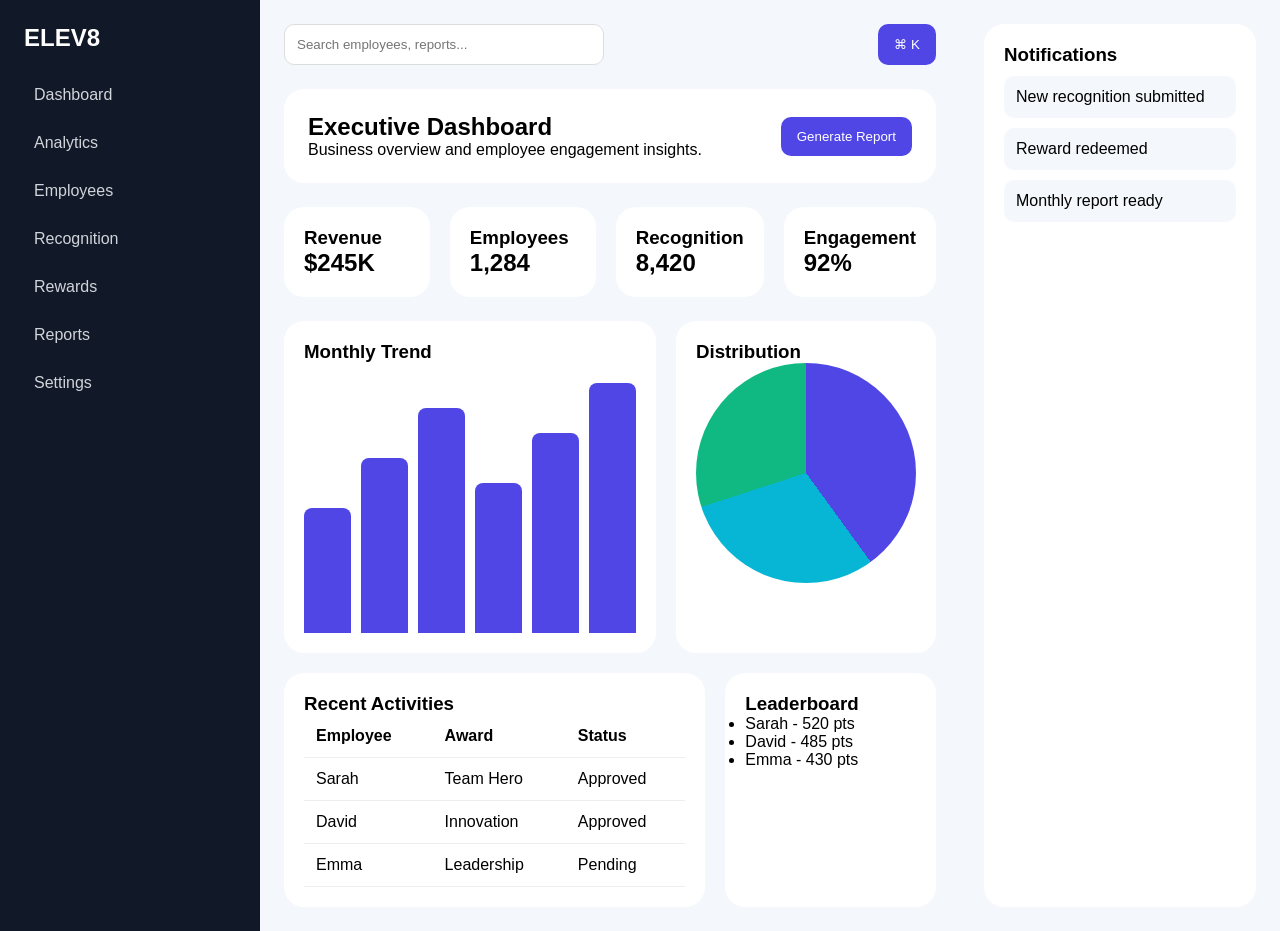
<file: index.html>
<!DOCTYPE html>
<html lang="en">
      <head>
      <meta charset="UTF-8">
      <meta name="viewport" content="width=device-width, initial-scale=1.0">
      <title>Advanced SaaS Dashboard</title>
      <link rel="stylesheet" href="style.css">
      </head>
        <body>

        <div class="app">
          <aside class="sidebar">
            <h2>ELEV8</h2>
            <nav>
              <a href="#">Dashboard</a>
              <a href="#">Analytics</a>
              <a href="#">Employees</a>
              <a href="#">Recognition</a>
              <a href="#">Rewards</a>
              <a href="#">Reports</a>
              <a href="#">Settings</a>

            </nav>
          </aside>

          <main class="main">
            <header class="topbar">
              <input placeholder="Search employees, reports..." />
              <button>⌘ K</button>
            </header>

            <section class="hero">
              <div>
                <h1>Executive Dashboard</h1>
                <p>Business overview and employee engagement insights.</p>
              </div>
              <button>Generate Report</button>
            </section>

            <section class="kpis">
              <div class="card"><h3>Revenue</h3><h2>$245K</h2></div>
              <div class="card"><h3>Employees</h3><h2>1,284</h2></div>
              <div class="card"><h3>Recognition</h3><h2>8,420</h2></div>
              <div class="card"><h3>Engagement</h3><h2>92%</h2></div>
            </section>

            <section class="analytics">
              <div class="panel">
                <h3>Monthly Trend</h3>
                <div class="bars">
                  <div style="height:50%"></div>
                  <div style="height:70%"></div>
                  <div style="height:90%"></div>
                  <div style="height:60%"></div>
                  <div style="height:80%"></div>
                  <div style="height:100%"></div>
                </div>
              </div>

              <div class="panel">
                <h3>Distribution</h3>
                <div class="pie"></div>
              </div>
            </section>

            <section class="content-grid">
              <div class="panel">
                <h3>Recent Activities</h3>
                <table>
                  <tr><th>Employee</th><th>Award</th><th>Status</th></tr>
                  <tr><td>Sarah</td><td>Team Hero</td><td>Approved</td></tr>
                  <tr><td>David</td><td>Innovation</td><td>Approved</td></tr>
                  <tr><td>Emma</td><td>Leadership</td><td>Pending</td></tr>
                </table>
              </div>

              <div class="panel">
                <h3>Leaderboard</h3>
                <ul>
                  <li>Sarah - 520 pts</li>
                  <li>David - 485 pts</li>
                  <li>Emma - 430 pts</li>
                </ul>
              </div>
            </section>
          </main>

          <aside class="rightbar">
            <h3>Notifications</h3>
            <div class="notice">New recognition submitted</div>
            <div class="notice">Reward redeemed</div>
            <div class="notice">Monthly report ready</div>
          </aside>
        </div>
        </body>
</html>
</file>
<file: style.css>
*
{   margin: 0;;
    padding:0;
    box-sizing:border-box
}

body{
    font-family:Inter,Arial,sans-serif;
    background:#f4f7fb
}

.app{ 
    display:grid;
    grid-template-columns:260px 1fr 320px;
    min-height:100vh
}
.sidebar{
    background:#111827;
    color:#fff;
    padding:24px
}
.sidebar nav{
    display:flex;
    flex-direction:column;
    margin-top:24px;
    gap:10px
}
.sidebar a{
    color:#d1d5db;
    text-decoration:none;
    padding:10px;
    border-radius:8px
}
.sidebar a:hover{
    background:#374151
}
.main{
    padding:24px
}
.topbar{
    display:flex;
    justify-content:space-between;
    margin-bottom:24px
}
.topbar input{
    padding:12px;
    width:320px;
    border:1px solid #ddd;
    border-radius:10px
}
.topbar button,.hero button{
    padding:12px 16px;
    border:none;
    border-radius:10px;
    background:#4f46e5;
    color:#fff
}
.hero{
    display:flex;
    justify-content:space-between;
    align-items:center;
    background:#fff;
    padding:24px;
    border-radius:20px
}
.kpis{
    display:grid;
    grid-template-columns:repeat(4,1fr);
    gap:20px;
    margin:24px 0
}
.card,.panel,.rightbar{
    background:#fff;
    border-radius:20px;
    padding:20px
}
.analytics{
    display:grid;
    grid-template-columns:2fr 1fr;
    gap:20px
}
.bars{
    height:250px;
    display:flex;
    align-items:flex-end;
    gap:10px;
    margin-top:20px
}
.bars div{
    flex:1;
    background:#4f46e5;
    border-radius:8px 8px 0 0
}
.pie{
    width:220px;
    height:220px;
    border-radius:50%;
    margin:auto;
    background:conic-gradient(#4f46e5 0 40%,#06b6d4 40% 70%,#10b981 70% 100%)
}
.content-grid{
    display:grid;
    grid-template-columns:2fr 1fr;
    gap:20px;
    margin-top:20px
}
table{
    width:100%;
    border-collapse:collapse
}
th,td{
    padding:12px;
    border-bottom:1px solid #eee;
    text-align:left}
.rightbar{margin:24px
}
.notice{
    padding:12px;
    background:#f4f7fb;
    border-radius:10px;
    margin-top:10px
}
@media(max-width:1200px)
{
    .app{grid-template-columns:260px 1fr}.rightbar{display:none}
}
@media(max-width:768px)
{
    .app{grid-template-columns:1fr}.sidebar{display:none}.kpis,.analytics,.content-grid{grid-template-columns:1fr}
}
</file>
